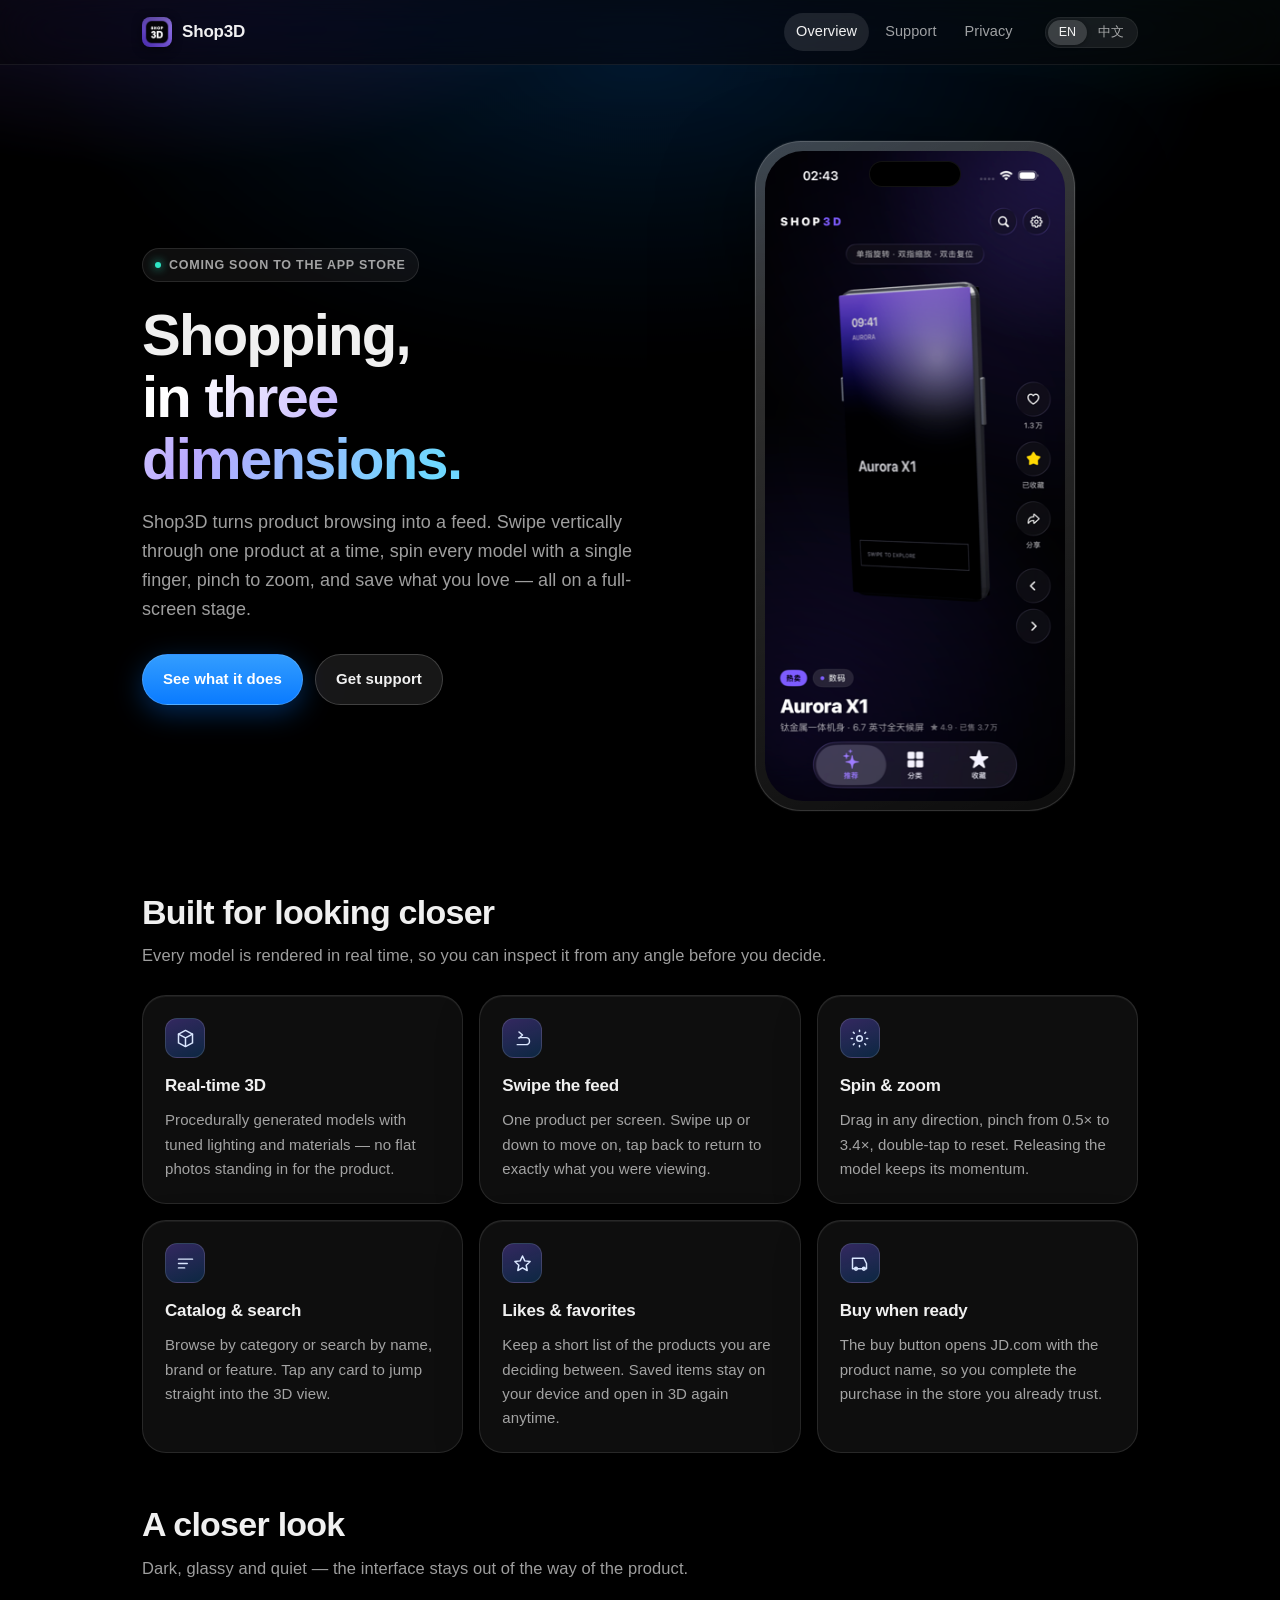
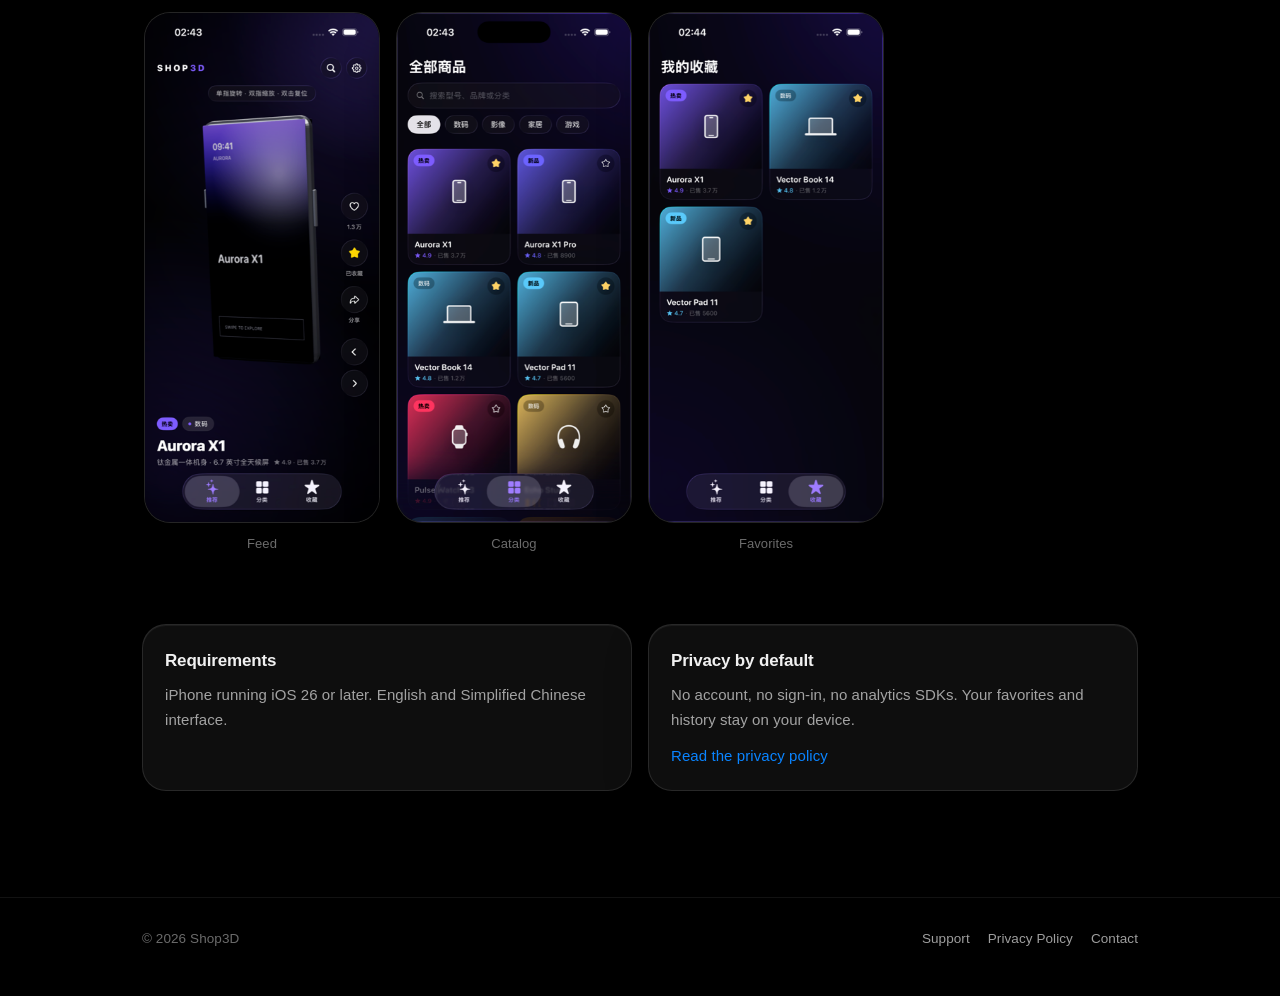
<file: index.html>
<!DOCTYPE html>
<html lang="en">
<head>
<meta charset="utf-8">
<meta name="viewport" content="width=device-width, initial-scale=1, viewport-fit=cover">
<title>Shop3D — 3D Shopping, One Swipe at a Time</title>
<meta name="description" content="Shop3D is an immersive 3D shopping feed for iPhone. Swipe through products like short videos, spin and zoom every model, and keep your favorites in one place.">
<meta name="theme-color" content="#000000">
<meta property="og:type" content="website">
<meta property="og:title" content="Shop3D — 3D Shopping, One Swipe at a Time">
<meta property="og:description" content="An immersive 3D shopping feed for iPhone. Swipe, spin, zoom, save.">
<meta property="og:image" content="assets/feed.png">
<link rel="icon" href="assets/appicon.png">
<link rel="apple-touch-icon" href="assets/appicon.png">
<link rel="stylesheet" href="assets/style.css">
</head>
<body>

<header class="topbar">
  <div class="topbar-inner">
    <a class="brand" href="index.html">
      <img src="assets/appicon.png" alt="Shop3D app icon">
      <span>Shop3D</span>
    </a>
    <nav class="nav" aria-label="Main">
      <a href="index.html" aria-current="page">
        <span class="en">Overview</span><span class="zh">概览</span>
      </a>
      <a href="support/index.html">
        <span class="en">Support</span><span class="zh">支持</span>
      </a>
      <a href="privacy/index.html">
        <span class="en">Privacy</span><span class="zh">隐私</span>
      </a>
    </nav>
    <div class="segmented" role="group" aria-label="Language">
      <button type="button" data-lang="en" aria-pressed="true">EN</button>
      <button type="button" data-lang="zh" aria-pressed="false">中文</button>
    </div>
  </div>
</header>

<main>
  <div class="wrap">
    <section class="hero">
      <div>
        <span class="eyebrow">
          <span class="dot" aria-hidden="true"></span>
          <span class="en">Coming soon to the App Store</span>
          <span class="zh">即将登陆 App Store</span>
        </span>

        <h1>
          <span class="en">Shopping,<br><span class="grad">in three dimensions.</span></span>
          <span class="zh">把购物<br><span class="grad">搬进三维空间。</span></span>
        </h1>

        <p class="lede en">
          Shop3D turns product browsing into a feed. Swipe vertically through one product at a
          time, spin every model with a single finger, pinch to zoom, and save what you love —
          all on a full-screen stage.
        </p>
        <p class="lede zh">
          Shop3D 把商品浏览变成一条信息流。上下滑动逐个查看商品，单指任意角度旋转模型，双指缩放细节，随手收藏喜欢的东西，全程沉浸在全屏舞台里。
        </p>

        <div class="actions">
          <a class="btn primary" href="#features">
            <span class="en">See what it does</span><span class="zh">看看它能做什么</span>
          </a>
          <a class="btn" href="support/index.html">
            <span class="en">Get support</span><span class="zh">获取支持</span>
          </a>
        </div>
      </div>

      <div class="phone">
        <img src="assets/feed.png" alt="Shop3D feed showing a 3D phone model with glass controls">
      </div>
    </section>
  </div>

  <div class="wrap" id="features">
    <section>
      <div class="section-head">
        <h2>
          <span class="en">Built for looking closer</span>
          <span class="zh">为“看得更细”而设计</span>
        </h2>
        <p>
          <span class="en">Every model is rendered in real time, so you can inspect it from any angle before you decide.</span>
          <span class="zh">所有模型均实时渲染，下单前你可以从任意角度仔细端详。</span>
        </p>
      </div>

      <div class="grid grid-3">
        <article class="card">
          <div class="icon-tile" aria-hidden="true">
            <svg viewBox="0 0 24 24"><path d="M12 2.8 20 7v10l-8 4.2L4 17V7l8-4.2Z"/><path d="M4 7l8 4.2L20 7M12 11.2V21"/></svg>
          </div>
          <h3><span class="en">Real-time 3D</span><span class="zh">实时 3D</span></h3>
          <p>
            <span class="en">Procedurally generated models with tuned lighting and materials — no flat photos standing in for the product.</span>
            <span class="zh">程序化生成的三维模型，配合调校过的灯光与材质，不再用平面照片代替商品。</span>
          </p>
        </article>

        <article class="card">
          <div class="icon-tile" aria-hidden="true">
            <svg viewBox="0 0 24 24"><path d="M8 4.5 12 8l-4 3.5"/><path d="M8 11h8a4 4 0 0 1 0 8H6"/></svg>
          </div>
          <h3><span class="en">Swipe the feed</span><span class="zh">滑动式浏览</span></h3>
          <p>
            <span class="en">One product per screen. Swipe up or down to move on, tap back to return to exactly what you were viewing.</span>
            <span class="zh">一屏一件商品，上下滑动切换；“上一个”会准确回到你刚才看的商品。</span>
          </p>
        </article>

        <article class="card">
          <div class="icon-tile" aria-hidden="true">
            <svg viewBox="0 0 24 24"><circle cx="12" cy="12" r="3.2"/><path d="M20 12h1.4M2.6 12H4M12 4V2.6M12 21.4V20M18 6l1-1M5 19l1-1M18 18l1 1M5 5l1 1"/></svg>
          </div>
          <h3><span class="en">Spin &amp; zoom</span><span class="zh">旋转与缩放</span></h3>
          <p>
            <span class="en">Drag in any direction, pinch from 0.5× to 3.4×, double-tap to reset. Releasing the model keeps its momentum.</span>
            <span class="zh">任意方向拖动，双指 0.5×–3.4× 缩放，双击复位；松手后带惯性继续转动。</span>
          </p>
        </article>

        <article class="card">
          <div class="icon-tile" aria-hidden="true">
            <svg viewBox="0 0 24 24"><path d="M4 7h16M4 12h10M4 17h7"/></svg>
          </div>
          <h3><span class="en">Catalog &amp; search</span><span class="zh">全部商品与搜索</span></h3>
          <p>
            <span class="en">Browse by category or search by name, brand or feature. Tap any card to jump straight into the 3D view.</span>
            <span class="zh">按分类浏览，或按名称、品牌、卖点搜索；点卡片直接进入 3D 查看。</span>
          </p>
        </article>

        <article class="card">
          <div class="icon-tile" aria-hidden="true">
            <svg viewBox="0 0 24 24"><path d="m12 3.4 2.6 5.6 6.1.8-4.5 4.2 1.2 6-5.4-3-5.4 3 1.2-6L3.3 9.8l6.1-.8L12 3.4Z"/></svg>
          </div>
          <h3><span class="en">Likes &amp; favorites</span><span class="zh">点赞与收藏</span></h3>
          <p>
            <span class="en">Keep a short list of the products you are deciding between. Saved items stay on your device and open in 3D again anytime.</span>
            <span class="zh">把还在纠结的商品收进一份清单。收藏保存在本机，随时点开重新看 3D。</span>
          </p>
        </article>

        <article class="card">
          <div class="icon-tile" aria-hidden="true">
            <svg viewBox="0 0 24 24"><path d="M4 6h13l3 6v6H4V6Z"/><circle cx="8" cy="18" r="1.6"/><circle cx="17" cy="18" r="1.6"/></svg>
          </div>
          <h3><span class="en">Buy when ready</span><span class="zh">看好了再买</span></h3>
          <p>
            <span class="en">The buy button opens JD.com with the product name, so you complete the purchase in the store you already trust.</span>
            <span class="zh">购买按钮会带着商品名称跳转京东，在你熟悉的平台完成下单。</span>
          </p>
        </article>
      </div>
    </section>
  </div>

  <div class="wrap">
    <section>
      <div class="section-head">
        <h2>
          <span class="en">A closer look</span>
          <span class="zh">看一眼界面</span>
        </h2>
        <p>
          <span class="en">Dark, glassy and quiet — the interface stays out of the way of the product.</span>
          <span class="zh">暗色、玻璃质感、克制安静 —— 界面把自己让给商品本身。</span>
        </p>
      </div>

      <div class="shots">
        <figure>
          <img src="assets/feed.png" alt="Product feed with 3D model">
          <figcaption><span class="en">Feed</span><span class="zh">推荐流</span></figcaption>
        </figure>
        <figure>
          <img src="assets/catalog.png" alt="Catalog grid of products">
          <figcaption><span class="en">Catalog</span><span class="zh">全部商品</span></figcaption>
        </figure>
        <figure>
          <img src="assets/favorites.png" alt="Favorites grid">
          <figcaption><span class="en">Favorites</span><span class="zh">我的收藏</span></figcaption>
        </figure>
      </div>
    </section>
  </div>

  <div class="wrap">
    <section>
      <div class="grid grid-2">
        <div class="card">
          <h3><span class="en">Requirements</span><span class="zh">运行要求</span></h3>
          <p>
            <span class="en">iPhone running iOS 26 or later. English and Simplified Chinese interface.</span>
            <span class="zh">需要运行 iOS 26 或更高版本的 iPhone，界面支持英文与简体中文。</span>
          </p>
        </div>
        <div class="card">
          <h3><span class="en">Privacy by default</span><span class="zh">默认保护隐私</span></h3>
          <p>
            <span class="en">No account, no sign-in, no analytics SDKs. Your favorites and history stay on your device.</span>
            <span class="zh">无需账号与登录，也没有统计 SDK。收藏与浏览记录只保存在你的设备上。</span>
          </p>
          <p style="margin-top:12px">
            <a href="privacy/index.html"><span class="en">Read the privacy policy</span><span class="zh">查看隐私政策</span></a>
          </p>
        </div>
      </div>
    </section>
  </div>
</main>

<footer class="footer">
  <div class="footer-inner">
    <span>© 2026 Shop3D</span>
    <div class="footer-links">
      <a href="support/index.html"><span class="en">Support</span><span class="zh">技术支持</span></a>
      <a href="privacy/index.html"><span class="en">Privacy Policy</span><span class="zh">隐私政策</span></a>
      <a href="mailto:361512234@qq.com"><span class="en">Contact</span><span class="zh">联系我们</span></a>
    </div>
  </div>
</footer>

<script src="assets/app.js"></script>
</body>
</html>
</file>
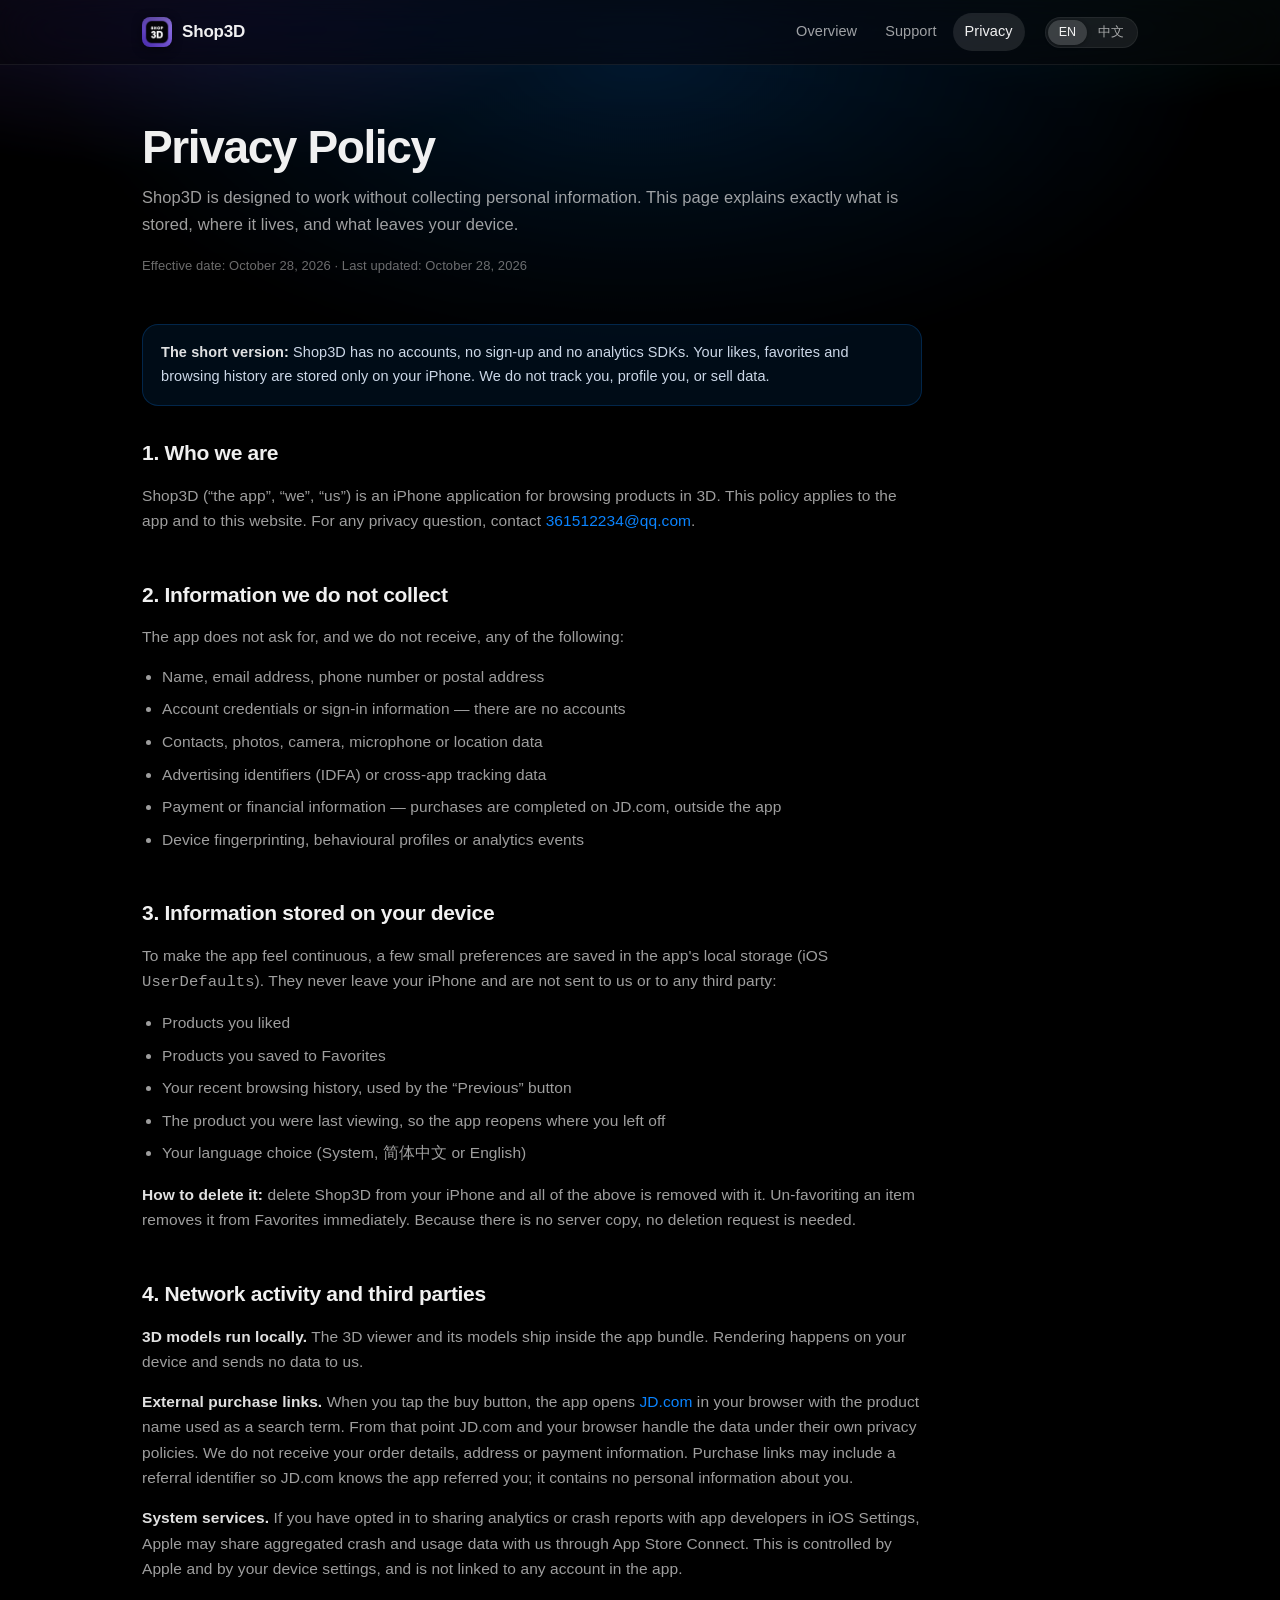
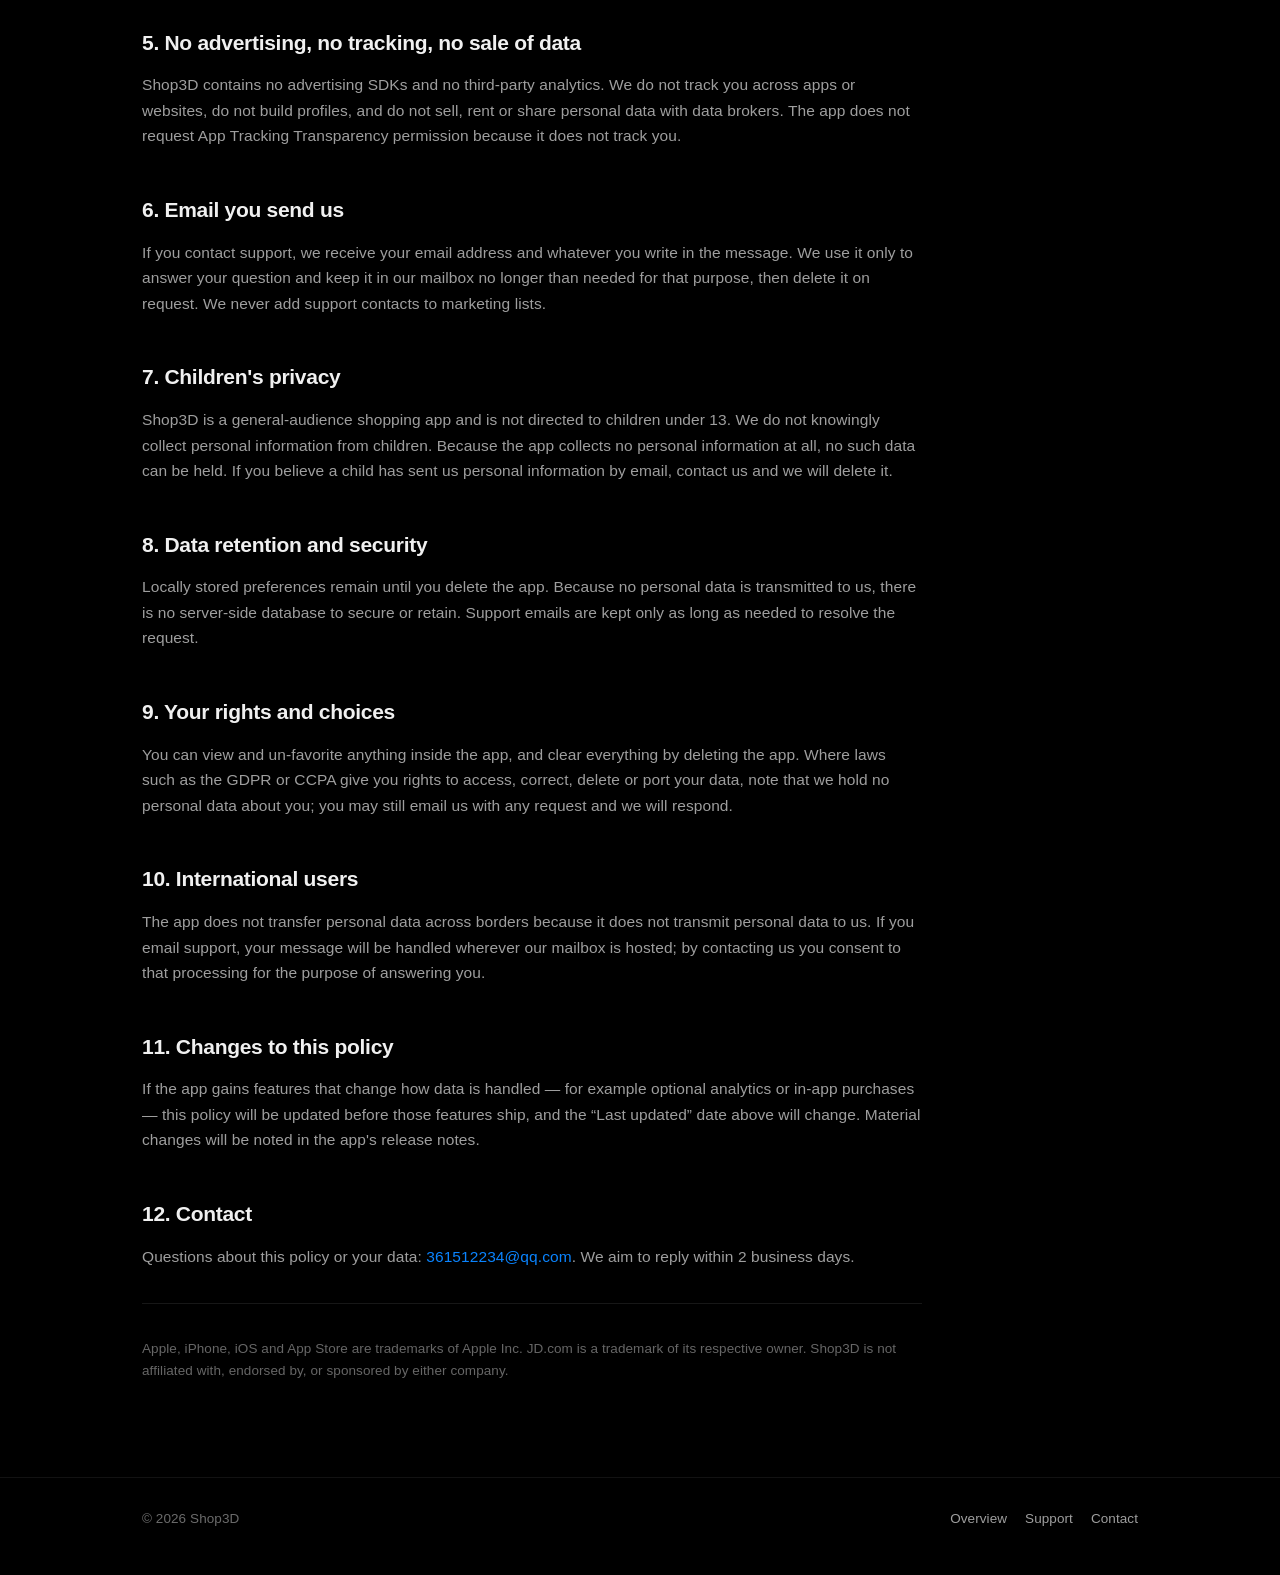
<file: privacy/index.html>
<!DOCTYPE html>
<html lang="en">
<head>
<meta charset="utf-8">
<meta name="viewport" content="width=device-width, initial-scale=1, viewport-fit=cover">
<base href="../">
<title>Privacy Policy — Shop3D</title>
<meta name="description" content="Privacy policy for Shop3D: no account, no analytics, no tracking. Favorites and history stay on your iPhone.">
<meta name="theme-color" content="#000000">
<meta property="og:type" content="website">
<meta property="og:title" content="Privacy Policy — Shop3D">
<meta property="og:description" content="Shop3D collects no personal data. Your favorites and history stay on your device.">
<link rel="icon" href="assets/appicon.png">
<link rel="apple-touch-icon" href="assets/appicon.png">
<link rel="stylesheet" href="assets/style.css">
</head>
<body>

<header class="topbar">
  <div class="topbar-inner">
    <a class="brand" href="index.html">
      <img src="assets/appicon.png" alt="Shop3D app icon">
      <span>Shop3D</span>
    </a>
    <nav class="nav" aria-label="Main">
      <a href="index.html">
        <span class="en">Overview</span><span class="zh">概览</span>
      </a>
      <a href="support/index.html">
        <span class="en">Support</span><span class="zh">支持</span>
      </a>
      <a href="privacy/index.html" aria-current="page">
        <span class="en">Privacy</span><span class="zh">隐私</span>
      </a>
    </nav>
    <div class="segmented" role="group" aria-label="Language">
      <button type="button" data-lang="en" aria-pressed="true">EN</button>
      <button type="button" data-lang="zh" aria-pressed="false">中文</button>
    </div>
  </div>
</header>

<main>
  <div class="wrap">
    <div class="page-head">
      <h1><span class="en">Privacy Policy</span><span class="zh">隐私政策</span></h1>
      <p class="en">Shop3D is designed to work without collecting personal information. This page
        explains exactly what is stored, where it lives, and what leaves your device.</p>
      <p class="zh">Shop3D 的设计原则是不收集个人信息。本页说明应用到底保存了什么、存放在哪里，以及有哪些内容会离开你的设备。</p>
      <div class="meta">
        <span class="en">Effective date: October 28, 2026 · Last updated: October 28, 2026</span>
        <span class="zh">生效日期：2026 年 10 月 28 日 · 最后更新：2026 年 10 月 28 日</span>
      </div>
    </div>

    <div class="prose">
      <div class="note">
        <p class="en"><strong>The short version:</strong> Shop3D has no accounts, no sign-up and no
          analytics SDKs. Your likes, favorites and browsing history are stored only on your iPhone.
          We do not track you, profile you, or sell data.</p>
        <p class="zh"><strong>一句话总结：</strong>Shop3D 没有账号、无需注册，也不含统计分析 SDK。
          你的点赞、收藏与浏览记录只保存在 iPhone 本地。我们不会对你进行追踪、画像或出售数据。</p>
      </div>

      <h2><span class="en">1. Who we are</span><span class="zh">一、我们是谁</span></h2>
      <p class="en">Shop3D (“the app”, “we”, “us”) is an iPhone application for browsing products in
        3D. This policy applies to the app and to this website. For any privacy question, contact
        <a href="mailto:361512234@qq.com">361512234@qq.com</a>.</p>
      <p class="zh">Shop3D（以下简称“本应用”“我们”）是一款在 iPhone 上以三维方式浏览商品的应用。
        本政策适用于本应用及本网站。任何隐私相关问题，请联系
        <a href="mailto:361512234@qq.com">361512234@qq.com</a>。</p>

      <h2><span class="en">2. Information we do not collect</span><span class="zh">二、我们不收集的信息</span></h2>
      <p class="en">The app does not ask for, and we do not receive, any of the following:</p>
      <p class="zh">本应用不会索取，我们也不会获得以下任何信息：</p>
      <ul class="en">
        <li>Name, email address, phone number or postal address</li>
        <li>Account credentials or sign-in information — there are no accounts</li>
        <li>Contacts, photos, camera, microphone or location data</li>
        <li>Advertising identifiers (IDFA) or cross-app tracking data</li>
        <li>Payment or financial information — purchases are completed on JD.com, outside the app</li>
        <li>Device fingerprinting, behavioural profiles or analytics events</li>
      </ul>
      <ul class="zh">
        <li>姓名、邮箱、电话或邮寄地址</li>
        <li>账号或登录信息 —— 本应用没有账号体系</li>
        <li>通讯录、照片、相机、麦克风或位置数据</li>
        <li>广告标识符（IDFA）或跨应用追踪数据</li>
        <li>支付或财务信息 —— 交易在应用之外的京东平台完成</li>
        <li>设备指纹、行为画像或统计埋点</li>
      </ul>

      <h2><span class="en">3. Information stored on your device</span><span class="zh">三、保存在你设备上的信息</span></h2>
      <p class="en">To make the app feel continuous, a few small preferences are saved in the app's
        local storage (iOS <code>UserDefaults</code>). They never leave your iPhone and are not sent to
        us or to any third party:</p>
      <p class="zh">为了让应用保持连贯的体验，少量偏好设置会保存在应用的本地存储（iOS <code>UserDefaults</code>）中。
        这些数据不会离开你的 iPhone，也不会发送给我们或任何第三方：</p>
      <ul class="en">
        <li>Products you liked</li>
        <li>Products you saved to Favorites</li>
        <li>Your recent browsing history, used by the “Previous” button</li>
        <li>The product you were last viewing, so the app reopens where you left off</li>
        <li>Your language choice (System, 简体中文 or English)</li>
      </ul>
      <ul class="zh">
        <li>你点过赞的商品</li>
        <li>你收藏的商品</li>
        <li>最近的浏览历史，用于“上一个”按钮</li>
        <li>你最后浏览的商品，便于下次打开时恢复</li>
        <li>你的语言选择（跟随系统 / 简体中文 / English）</li>
      </ul>
      <p class="en"><strong>How to delete it:</strong> delete Shop3D from your iPhone and all of the above
        is removed with it. Un-favoriting an item removes it from Favorites immediately. Because there is
        no server copy, no deletion request is needed.</p>
      <p class="zh"><strong>如何删除：</strong>从 iPhone 上删除 Shop3D，上述数据会一并清除；取消收藏会立即从“收藏”中移除。
        由于服务器上没有副本，无需另行提交删除请求。</p>

      <h2><span class="en">4. Network activity and third parties</span><span class="zh">四、网络访问与第三方</span></h2>
      <p class="en"><strong>3D models run locally.</strong> The 3D viewer and its models ship inside the
        app bundle. Rendering happens on your device and sends no data to us.</p>
      <p class="zh"><strong>3D 模型在本地运行。</strong>3D 查看器与模型文件随应用一起打包，渲染完全在设备上完成，不会向我们发送数据。</p>
      <p class="en"><strong>External purchase links.</strong> When you tap the buy button, the app opens
        <a href="https://search.jd.com/" rel="noopener" target="_blank">JD.com</a> in your browser with the
        product name used as a search term. From that point JD.com and your browser handle the data under
        their own privacy policies. We do not receive your order details, address or payment information.
        Purchase links may include a referral identifier so JD.com knows the app referred you; it contains
        no personal information about you.</p>
      <p class="zh"><strong>外部购买链接。</strong>点击购买按钮时，应用会以商品名称作为搜索词，在浏览器中打开
        <a href="https://search.jd.com/" rel="noopener" target="_blank">京东</a>。此后数据由京东与你的浏览器按其各自隐私政策处理。
        我们不会获得你的订单详情、收货地址或支付信息。购买链接可能包含推广标识，以便京东识别来自本应用的访问，其中不含你的个人信息。</p>
      <p class="en"><strong>System services.</strong> If you have opted in to sharing analytics or crash
        reports with app developers in iOS Settings, Apple may share aggregated crash and usage data with us
        through App Store Connect. This is controlled by Apple and by your device settings, and is not
        linked to any account in the app.</p>
      <p class="zh"><strong>系统服务。</strong>如果你在 iOS 设置中选择了与应用开发者共享分析或崩溃信息，Apple 可能会通过
        App Store Connect 向我们提供聚合后的崩溃与使用数据。该机制由 Apple 与你的设备设置控制，且不与应用内的任何账号关联。</p>

      <h2><span class="en">5. No advertising, no tracking, no sale of data</span><span class="zh">五、无广告、无追踪、不出售数据</span></h2>
      <p class="en">Shop3D contains no advertising SDKs and no third-party analytics. We do not track you
        across apps or websites, do not build profiles, and do not sell, rent or share personal data with
        data brokers. The app does not request App Tracking Transparency permission because it does not track you.</p>
      <p class="zh">Shop3D 不含广告 SDK，也不含第三方统计工具。我们不会跨应用或跨网站追踪你，不建立用户画像，
        也不会向数据中间商出售、出租或共享个人信息。本应用不会申请“App 跟踪透明度”权限，因为它并不追踪你。</p>

      <h2><span class="en">6. Email you send us</span><span class="zh">六、你发给我们的邮件</span></h2>
      <p class="en">If you contact support, we receive your email address and whatever you write in the
        message. We use it only to answer your question and keep it in our mailbox no longer than needed
        for that purpose, then delete it on request. We never add support contacts to marketing lists.</p>
      <p class="zh">如果你联系技术支持，我们会收到你的邮箱地址和邮件内容。这些信息仅用于回复你的问题，
        并在处理完毕后尽快删除（也可随时要求我们删除）。我们不会把支持邮箱加入任何营销名单。</p>

      <h2><span class="en">7. Children's privacy</span><span class="zh">七、儿童隐私</span></h2>
      <p class="en">Shop3D is a general-audience shopping app and is not directed to children under 13.
        We do not knowingly collect personal information from children. Because the app collects no
        personal information at all, no such data can be held. If you believe a child has sent us personal
        information by email, contact us and we will delete it.</p>
      <p class="zh">Shop3D 是面向大众的购物类应用，并非面向 13 岁以下儿童。我们不会有意收集儿童的个人信息；
        由于本应用本身不收集任何个人信息，也就不存在此类数据。如果你认为有儿童通过邮件向我们提供了个人信息，
        请联系我们，我们会予以删除。</p>

      <h2><span class="en">8. Data retention and security</span><span class="zh">八、数据保留与安全</span></h2>
      <p class="en">Locally stored preferences remain until you delete the app. Because no personal data is
        transmitted to us, there is no server-side database to secure or retain. Support emails are kept only
        as long as needed to resolve the request.</p>
      <p class="zh">本地偏好数据会一直保存在设备上，直到你删除应用。由于没有个人信息传输给我们，服务器上不存在需要保存或保护的数据库。
        支持邮件仅在解决问题所需的时间内保留。</p>

      <h2><span class="en">9. Your rights and choices</span><span class="zh">九、你的权利与选择</span></h2>
      <p class="en">You can view and un-favorite anything inside the app, and clear everything by deleting
        the app. Where laws such as the GDPR or CCPA give you rights to access, correct, delete or port your
        data, note that we hold no personal data about you; you may still email us with any request and we
        will respond.</p>
      <p class="zh">你可以在应用内查看并取消任意收藏，删除应用即可清除全部数据。若 GDPR、CCPA 等法律赋予你访问、更正、删除或转移数据的权利，
        请注意我们并不持有你的个人信息；如仍有请求，可发邮件给我们，我们会予以答复。</p>

      <h2><span class="en">10. International users</span><span class="zh">十、跨国使用</span></h2>
      <p class="en">The app does not transfer personal data across borders because it does not transmit
        personal data to us. If you email support, your message will be handled wherever our mailbox is
        hosted; by contacting us you consent to that processing for the purpose of answering you.</p>
      <p class="zh">由于本应用不会向我们传输个人信息，因此不存在个人数据的跨境传输。若你发送支持邮件，
        邮件将在我们邮箱服务所在地区处理；你联系我们即表示同意为答复你而进行该处理。</p>

      <h2><span class="en">11. Changes to this policy</span><span class="zh">十一、政策变更</span></h2>
      <p class="en">If the app gains features that change how data is handled — for example optional
        analytics or in-app purchases — this policy will be updated before those features ship, and the
        “Last updated” date above will change. Material changes will be noted in the app's release notes.</p>
      <p class="zh">如果应用新增会影响数据处理方式的功能——例如可选统计或应用内购买——我们会在这些功能上线前更新本政策，
        并修改上方的“最后更新”日期。重要变更也会在应用更新说明中注明。</p>

      <h2><span class="en">12. Contact</span><span class="zh">十二、联系我们</span></h2>
      <p class="en">Questions about this policy or your data:
        <a href="mailto:361512234@qq.com?subject=Shop3D%20Privacy">361512234@qq.com</a>.
        We aim to reply within 2 business days.</p>
      <p class="zh">关于本政策或你的数据，请联系
        <a href="mailto:361512234@qq.com?subject=Shop3D%20Privacy">361512234@qq.com</a>，
        我们通常会在 2 个工作日内回复。</p>

      <hr>
      <p class="en" style="font-size:13.5px;color:rgba(255,255,255,0.4)">
        Apple, iPhone, iOS and App Store are trademarks of Apple Inc. JD.com is a trademark of its
        respective owner. Shop3D is not affiliated with, endorsed by, or sponsored by either company.
      </p>
      <p class="zh" style="font-size:13.5px;color:rgba(255,255,255,0.4)">
        Apple、iPhone、iOS 与 App Store 是 Apple Inc. 的商标，京东是其权利人的商标。
        Shop3D 与上述公司无隶属、认可或赞助关系。
      </p>
    </div>
  </div>
</main>

<footer class="footer">
  <div class="footer-inner">
    <span>© 2026 Shop3D</span>
    <div class="footer-links">
      <a href="index.html"><span class="en">Overview</span><span class="zh">概览</span></a>
      <a href="support/index.html"><span class="en">Support</span><span class="zh">技术支持</span></a>
      <a href="mailto:361512234@qq.com"><span class="en">Contact</span><span class="zh">联系我们</span></a>
    </div>
  </div>
</footer>

<script src="assets/app.js"></script>
</body>
</html>
</file>
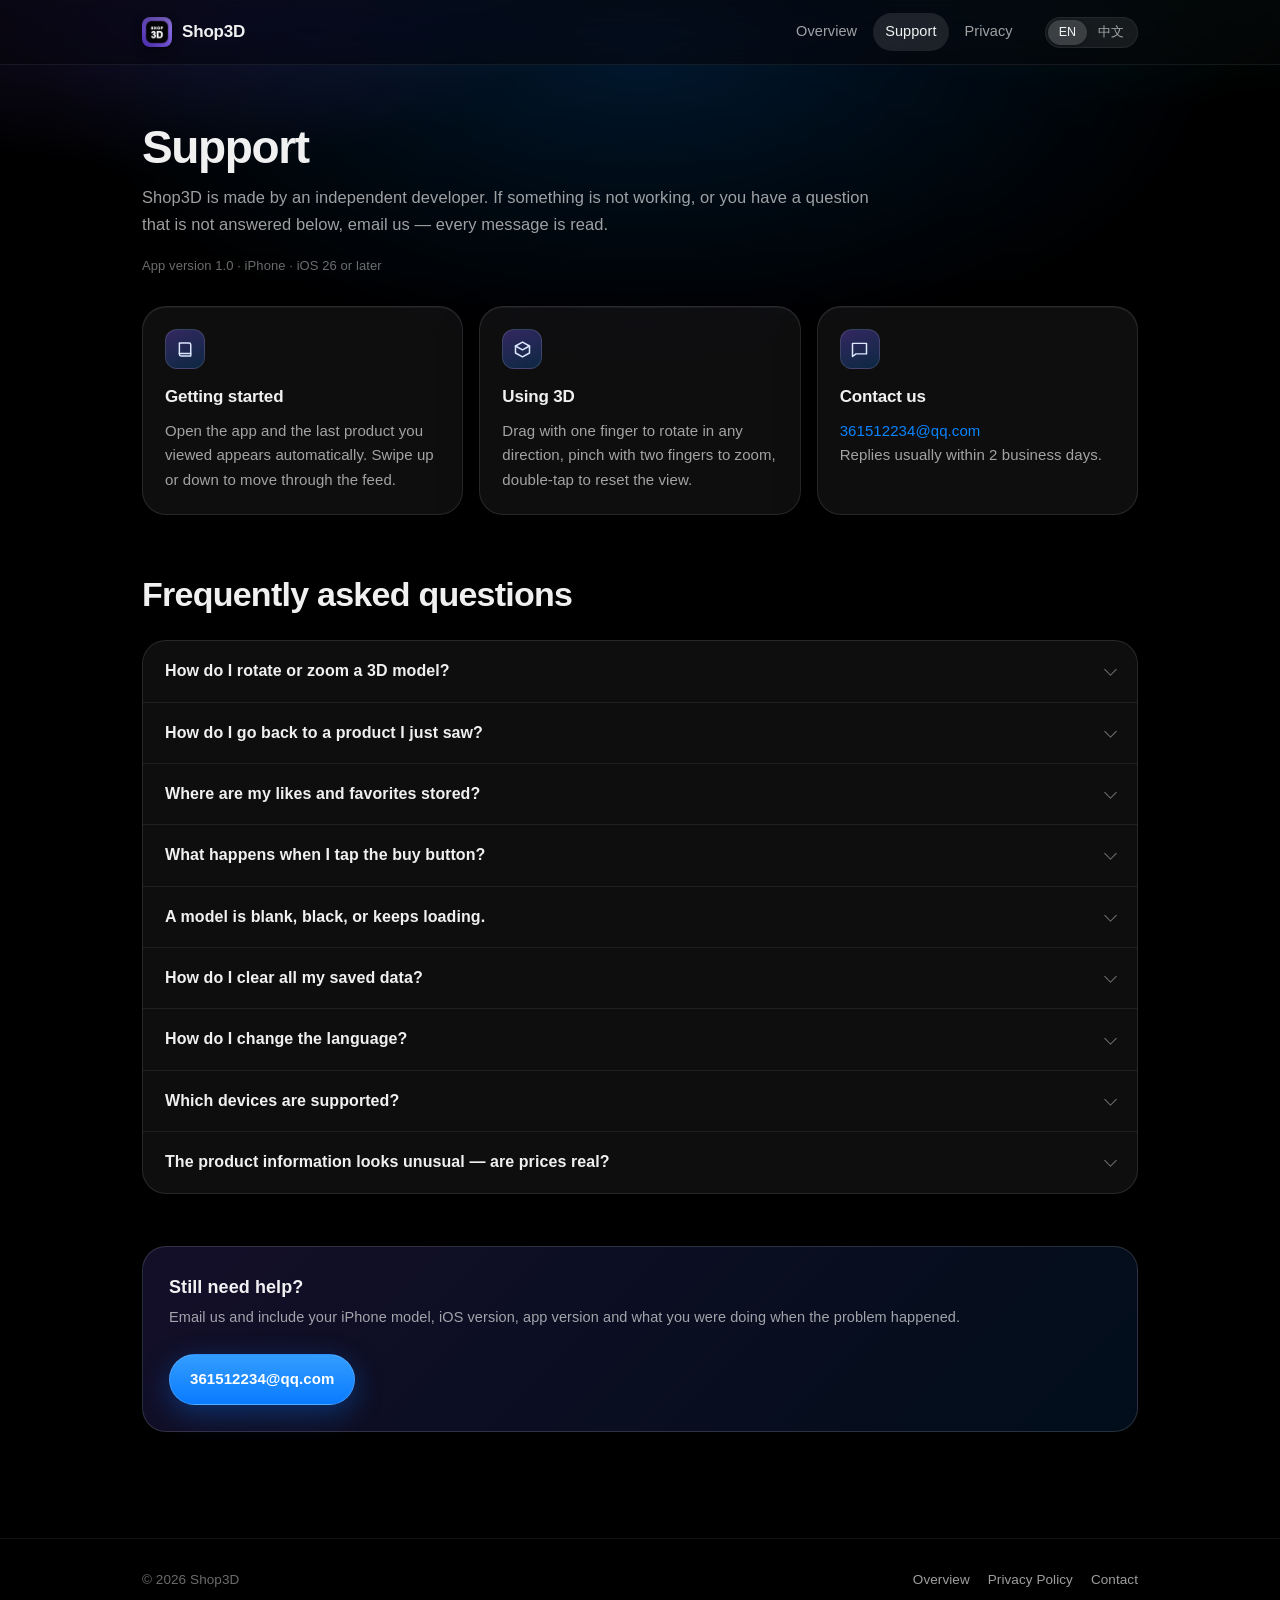
<file: support/index.html>
<!DOCTYPE html>
<html lang="en">
<head>
<meta charset="utf-8">
<meta name="viewport" content="width=device-width, initial-scale=1, viewport-fit=cover">
<base href="../">
<title>Support — Shop3D</title>
<meta name="description" content="Help and frequently asked questions for Shop3D, the 3D shopping feed for iPhone. Contact the developer directly.">
<meta name="theme-color" content="#000000">
<meta property="og:type" content="website">
<meta property="og:title" content="Support — Shop3D">
<meta property="og:description" content="Help and frequently asked questions for Shop3D.">
<link rel="icon" href="assets/appicon.png">
<link rel="apple-touch-icon" href="assets/appicon.png">
<link rel="stylesheet" href="assets/style.css">
</head>
<body>

<header class="topbar">
  <div class="topbar-inner">
    <a class="brand" href="index.html">
      <img src="assets/appicon.png" alt="Shop3D app icon">
      <span>Shop3D</span>
    </a>
    <nav class="nav" aria-label="Main">
      <a href="index.html">
        <span class="en">Overview</span><span class="zh">概览</span>
      </a>
      <a href="support/index.html" aria-current="page">
        <span class="en">Support</span><span class="zh">支持</span>
      </a>
      <a href="privacy/index.html">
        <span class="en">Privacy</span><span class="zh">隐私</span>
      </a>
    </nav>
    <div class="segmented" role="group" aria-label="Language">
      <button type="button" data-lang="en" aria-pressed="true">EN</button>
      <button type="button" data-lang="zh" aria-pressed="false">中文</button>
    </div>
  </div>
</header>

<main>
  <div class="wrap">
    <div class="page-head">
      <h1><span class="en">Support</span><span class="zh">技术支持</span></h1>
      <p class="en">Shop3D is made by an independent developer. If something is not working, or you
        have a question that is not answered below, email us — every message is read.</p>
      <p class="zh">Shop3D 由独立开发者制作。如果遇到问题，或下面没有回答你的疑问，请直接发邮件给我们，每一封都会看。</p>
      <div class="meta">
        <span class="en">App version 1.0 · iPhone · iOS 26 or later</span>
        <span class="zh">应用版本 1.0 · iPhone · 需 iOS 26 或更高版本</span>
      </div>
    </div>

    <div class="grid grid-3">
      <div class="card">
        <div class="icon-tile" aria-hidden="true">
          <svg viewBox="0 0 24 24"><path d="M5 4.5h11a2 2 0 0 1 2 2v13H7a2 2 0 0 1-2-2v-13Z"/><path d="M5 16.5h13"/></svg>
        </div>
        <h3><span class="en">Getting started</span><span class="zh">快速上手</span></h3>
        <p>
          <span class="en">Open the app and the last product you viewed appears automatically. Swipe up or down to move through the feed.</span>
          <span class="zh">打开应用会自动回到你上次浏览的商品。上下滑动即可切换商品。</span>
        </p>
      </div>
      <div class="card">
        <div class="icon-tile" aria-hidden="true">
          <svg viewBox="0 0 24 24"><path d="M12 3.5 20 8v8l-8 4.5L4 16V8l8-4.5Z"/><path d="M4 8l8 4.5L20 8"/></svg>
        </div>
        <h3><span class="en">Using 3D</span><span class="zh">使用 3D 模型</span></h3>
        <p>
          <span class="en">Drag with one finger to rotate in any direction, pinch with two fingers to zoom, double-tap to reset the view.</span>
          <span class="zh">单指拖动可从任意方向旋转，双指捏合缩放，双击恢复初始视角。</span>
        </p>
      </div>
      <div class="card">
        <div class="icon-tile" aria-hidden="true">
          <svg viewBox="0 0 24 24"><path d="M4 5h16v12H8l-4 3V5Z"/></svg>
        </div>
        <h3><span class="en">Contact us</span><span class="zh">联系开发者</span></h3>
        <p>
          <a href="mailto:361512234@qq.com">361512234@qq.com</a><br>
          <span class="en">Replies usually within 2 business days.</span>
          <span class="zh">通常在 2 个工作日内回复。</span>
        </p>
      </div>
    </div>

    <section>
      <div class="section-head" style="margin-top:34px">
        <h2><span class="en">Frequently asked questions</span><span class="zh">常见问题</span></h2>
      </div>

      <div class="faq">
        <details>
          <summary>
            <span class="en">How do I rotate or zoom a 3D model?</span>
            <span class="zh">怎么旋转或缩放 3D 模型？</span>
          </summary>
          <div class="answer">
            <p class="en">Drag with one finger — up, down, sideways or diagonally — to turn the model. Use two fingers to pinch between 0.5× and 3.4×. Double-tap anywhere on the model to return to the original view. If you let go while moving, the model keeps a little momentum.</p>
            <p class="zh">单指拖动即可转动模型，上下左右以及斜向都可以。双指捏合可在 0.5×–3.4× 之间缩放。在模型上双击可恢复初始视角；松手时模型会带一点惯性继续转动。</p>
          </div>
        </details>

        <details>
          <summary>
            <span class="en">How do I go back to a product I just saw?</span>
            <span class="zh">怎么回到刚刚看过的商品？</span>
          </summary>
          <div class="answer">
            <p class="en">Tap the left-facing arrow under the share button. Shop3D keeps a browsing history, so “Previous” returns to the product you actually viewed, not just the one before it in the catalog. The right-facing arrow opens a new product.</p>
            <p class="zh">点分享按钮下方的左箭头。应用会记录浏览历史，所以“上一个”返回的是你真正看过的那件商品，而不是列表里的前一件；右箭头则是打开一件新的商品。</p>
          </div>
        </details>

        <details>
          <summary>
            <span class="en">Where are my likes and favorites stored?</span>
            <span class="zh">点赞和收藏保存在哪里？</span>
          </summary>
          <div class="answer">
            <p class="en">On your device only. Shop3D has no account system and does not upload your liked products, favorites or browsing history anywhere. They are kept in the app's local storage and survive restarts, but are removed if you delete the app.</p>
            <p class="zh">只保存在你的设备上。Shop3D 没有账号体系，不会把点赞、收藏或浏览记录上传到任何服务器。这些数据存放在应用的本地存储中，重启后仍在；删除应用后会一并清除。</p>
          </div>
        </details>

        <details>
          <summary>
            <span class="en">What happens when I tap the buy button?</span>
            <span class="zh">点击购买按钮会发生什么？</span>
          </summary>
          <div class="answer">
            <p class="en">Shop3D does not sell products or process payments. The buy button opens JD.com in your browser with the product name already searched, and the purchase is completed with JD.com under their terms and privacy policy.</p>
            <p class="zh">Shop3D 不直接售卖商品，也不处理支付。购买按钮会用商品名称打开京东的搜索页，交易在京东完成，适用京东的条款与隐私政策。</p>
          </div>
        </details>

        <details>
          <summary>
            <span class="en">A model is blank, black, or keeps loading.</span>
            <span class="zh">模型显示空白、全黑或一直加载。</span>
          </summary>
          <div class="answer">
            <p class="en">Models are rendered on the device with WebGL, so a slow or interrupted load can leave the canvas blank. Try these in order:</p>
            <ul class="en">
              <li>Swipe to another product and come back.</li>
              <li>Force-quit the app (swipe up from the bottom, then swipe the app away) and reopen it.</li>
              <li>Restart the iPhone.</li>
            </ul>
            <p class="en">If one specific product fails every time, please email us the product name — that helps us fix it.</p>
            <p class="zh">模型是在设备上用 WebGL 实时渲染的，加载被中断时画面可能为空白。可以按顺序尝试：</p>
            <ul class="zh">
              <li>滑到别的商品再滑回来。</li>
              <li>上滑关闭应用后重新打开。</li>
              <li>重启 iPhone。</li>
            </ul>
            <p class="zh">如果某个商品每次都加载失败，请把商品名称发邮件告诉我们，方便我们定位修复。</p>
          </div>
        </details>

        <details>
          <summary>
            <span class="en">How do I clear all my saved data?</span>
            <span class="zh">怎么清除所有本地数据？</span>
          </summary>
          <div class="answer">
            <p class="en">Deleting Shop3D from your iPhone removes all locally stored likes, favorites and browsing history. There is no server-side copy to delete. You can also un-favorite items one by one in the Favorites tab.</p>
            <p class="zh">从 iPhone 上删除 Shop3D 会一并清除所有本地点赞、收藏和浏览记录，服务器上没有副本需要删除。你也可以在“收藏”页逐条取消收藏。</p>
          </div>
        </details>

        <details>
          <summary>
            <span class="en">How do I change the language?</span>
            <span class="zh">怎么切换界面语言？</span>
          </summary>
          <div class="answer">
            <p class="en">Open Settings inside the app and choose System, 简体中文 or English. “System” follows your iPhone language and falls back to English for non-Chinese devices.</p>
            <p class="zh">在应用内打开“设置”，可以选择“跟随系统”“简体中文”或“English”。“跟随系统”会使用 iPhone 的语言，非中文系统默认显示英文。</p>
          </div>
        </details>

        <details>
          <summary>
            <span class="en">Which devices are supported?</span>
            <span class="zh">支持哪些设备？</span>
          </summary>
          <div class="answer">
            <p class="en">Shop3D requires an iPhone running iOS 26 or later. It is built for phones and does not include an iPad layout yet.</p>
            <p class="zh">Shop3D 需要运行 iOS 26 或更高版本的 iPhone。目前针对手机设计，尚未提供 iPad 布局。</p>
          </div>
        </details>

        <details>
          <summary>
            <span class="en">The product information looks unusual — are prices real?</span>
            <span class="zh">商品信息看起来不太常规，价格是真实的吗？</span>
          </summary>
          <div class="answer">
            <p class="en">The catalog is a curated demo set used to show the 3D experience, and product data may be illustrative. Prices, availability and specifications shown inside the app are for reference only — the listing on JD.com is what applies to any purchase.</p>
            <p class="zh">应用内的商品库是为了展示 3D 体验而整理的示例集合，商品数据可能仅作示意。应用内显示的价格、库存与参数仅供参考，实际购买以京东页面上的信息为准。</p>
          </div>
        </details>
      </div>
    </section>

    <section>
      <div class="contact">
        <div>
          <h3><span class="en">Still need help?</span><span class="zh">还是没解决？</span></h3>
          <p>
            <span class="en">Email us and include your iPhone model, iOS version, app version and what you were doing when the problem happened.</span>
            <span class="zh">发邮件时请附上你的 iPhone 机型、iOS 版本、应用版本，以及出问题时你正在进行的操作。</span>
          </p>
        </div>
        <a class="btn primary" href="mailto:361512234@qq.com?subject=Shop3D%20Support">361512234@qq.com</a>
      </div>
    </section>
  </div>
</main>

<footer class="footer">
  <div class="footer-inner">
    <span>© 2026 Shop3D</span>
    <div class="footer-links">
      <a href="index.html"><span class="en">Overview</span><span class="zh">概览</span></a>
      <a href="privacy/index.html"><span class="en">Privacy Policy</span><span class="zh">隐私政策</span></a>
      <a href="mailto:361512234@qq.com"><span class="en">Contact</span><span class="zh">联系我们</span></a>
    </div>
  </div>
</footer>

<script src="assets/app.js"></script>
</body>
</html>
</file>
<file: assets/style.css>
/* Shop3D 官网样式：暗色 iOS 风格，原生玻璃质感 */

:root {
  --bg: #000000;
  --surface: rgba(255, 255, 255, 0.055);
  --surface-strong: rgba(255, 255, 255, 0.09);
  --stroke: rgba(255, 255, 255, 0.11);
  --stroke-strong: rgba(255, 255, 255, 0.18);
  --text: rgba(255, 255, 255, 0.94);
  --text-2: rgba(255, 255, 255, 0.62);
  --text-3: rgba(255, 255, 255, 0.42);
  --accent: #0a84ff;
  --violet: #7c5cff;
  --teal: #2ee6c5;
  --radius: 24px;
  --radius-sm: 16px;
  --maxw: 1040px;
  --ease: cubic-bezier(0.32, 0.72, 0, 1);
}

*,
*::before,
*::after {
  box-sizing: border-box;
}

html {
  -webkit-text-size-adjust: 100%;
  scroll-behavior: smooth;
}

body {
  margin: 0;
  background: var(--bg);
  color: var(--text);
  font-family: -apple-system, BlinkMacSystemFont, "SF Pro Text", "SF Pro Display",
    "Helvetica Neue", "PingFang SC", "Hiragino Sans GB", Arial, sans-serif;
  font-size: 16px;
  line-height: 1.65;
  letter-spacing: 0.005em;
  -webkit-font-smoothing: antialiased;
  min-height: 100vh;
  overflow-x: hidden;
}

/* 极光背景 */
body::before {
  content: "";
  position: fixed;
  inset: -20% -10% auto -10%;
  height: 120vh;
  z-index: -1;
  pointer-events: none;
  background:
    radial-gradient(46% 38% at 18% 6%, rgba(124, 92, 255, 0.30), transparent 70%),
    radial-gradient(42% 34% at 84% 2%, rgba(46, 230, 197, 0.16), transparent 72%),
    radial-gradient(52% 40% at 50% 22%, rgba(10, 132, 255, 0.20), transparent 74%);
  filter: blur(6px);
}

body::after {
  content: "";
  position: fixed;
  inset: 0;
  z-index: -1;
  pointer-events: none;
  background: linear-gradient(180deg, transparent 0%, rgba(0, 0, 0, 0.55) 46%, #000 82%);
}

a {
  color: var(--accent);
  text-decoration: none;
}

a:hover {
  text-decoration: underline;
  text-underline-offset: 3px;
}

img {
  max-width: 100%;
  display: block;
}

/* ---------- 语言切换 ---------- */
.zh {
  display: none;
}

html[lang="zh"] .en {
  display: none;
}

html[lang="zh"] .zh {
  display: revert;
}

/* ---------- 顶部导航 ---------- */
.topbar {
  position: sticky;
  top: 0;
  z-index: 50;
  background: rgba(6, 6, 8, 0.62);
  -webkit-backdrop-filter: blur(28px) saturate(180%);
  backdrop-filter: blur(28px) saturate(180%);
  border-bottom: 1px solid rgba(255, 255, 255, 0.07);
}

.topbar-inner {
  max-width: var(--maxw);
  margin: 0 auto;
  padding: 0 22px;
  height: 64px;
  display: flex;
  align-items: center;
  gap: 20px;
}

.brand {
  display: flex;
  align-items: center;
  gap: 10px;
  color: var(--text);
  font-weight: 600;
  font-size: 17px;
  letter-spacing: -0.01em;
  flex-shrink: 0;
}

.brand:hover {
  text-decoration: none;
}

.brand img {
  width: 30px;
  height: 30px;
  border-radius: 8px;
  box-shadow: 0 2px 10px rgba(0, 0, 0, 0.5);
}

.nav {
  display: flex;
  align-items: center;
  gap: 4px;
  margin-left: auto;
}

.nav a {
  color: var(--text-2);
  font-size: 14.5px;
  padding: 7px 12px;
  border-radius: 999px;
  transition: color 0.2s var(--ease), background 0.2s var(--ease);
  white-space: nowrap;
}

.nav a:hover {
  color: var(--text);
  background: rgba(255, 255, 255, 0.07);
  text-decoration: none;
}

.nav a[aria-current="page"] {
  color: var(--text);
  background: rgba(255, 255, 255, 0.1);
}

/* 分段控件风格的语言切换 */
.segmented {
  display: flex;
  padding: 2px;
  border-radius: 999px;
  background: rgba(255, 255, 255, 0.08);
  border: 1px solid rgba(255, 255, 255, 0.06);
  flex-shrink: 0;
}

.segmented button {
  appearance: none;
  border: 0;
  background: transparent;
  color: var(--text-2);
  font: inherit;
  font-size: 12.5px;
  font-weight: 500;
  padding: 5px 11px;
  border-radius: 999px;
  cursor: pointer;
  transition: all 0.22s var(--ease);
  line-height: 1.2;
}

.segmented button[aria-pressed="true"] {
  background: rgba(255, 255, 255, 0.16);
  color: var(--text);
  box-shadow: 0 1px 4px rgba(0, 0, 0, 0.35);
}

/* ---------- 布局 ---------- */
.wrap {
  max-width: var(--maxw);
  margin: 0 auto;
  padding: 0 22px;
}

main {
  padding-bottom: 40px;
}

/* ---------- 首屏 ---------- */
.hero {
  padding: 76px 0 56px;
  display: grid;
  grid-template-columns: minmax(0, 1.05fr) minmax(0, 0.95fr);
  gap: 56px;
  align-items: center;
}

.eyebrow {
  display: inline-flex;
  align-items: center;
  gap: 8px;
  font-size: 12.5px;
  font-weight: 600;
  letter-spacing: 0.06em;
  text-transform: uppercase;
  color: var(--text-2);
  padding: 6px 12px;
  border-radius: 999px;
  background: var(--surface);
  border: 1px solid var(--stroke);
  margin-bottom: 22px;
}

.dot {
  width: 6px;
  height: 6px;
  border-radius: 50%;
  background: var(--teal);
  box-shadow: 0 0 10px var(--teal);
}

h1 {
  font-size: clamp(38px, 5.2vw, 58px);
  line-height: 1.07;
  letter-spacing: -0.03em;
  font-weight: 700;
  margin: 0 0 18px;
}

.grad {
  background: linear-gradient(120deg, #ffffff 10%, #b9a8ff 48%, #6fd8ff 92%);
  -webkit-background-clip: text;
  background-clip: text;
  -webkit-text-fill-color: transparent;
}

.lede {
  font-size: 18px;
  line-height: 1.6;
  color: var(--text-2);
  margin: 0 0 30px;
  max-width: 30em;
}

.actions {
  display: flex;
  flex-wrap: wrap;
  gap: 12px;
  align-items: center;
}

.btn {
  display: inline-flex;
  align-items: center;
  gap: 8px;
  font: inherit;
  font-size: 15px;
  font-weight: 590;
  padding: 12px 20px;
  border-radius: 999px;
  border: 1px solid var(--stroke-strong);
  background: var(--surface-strong);
  color: var(--text);
  cursor: pointer;
  transition: transform 0.25s var(--ease), background 0.25s var(--ease),
    border-color 0.25s var(--ease);
  -webkit-backdrop-filter: blur(20px) saturate(160%);
  backdrop-filter: blur(20px) saturate(160%);
}

.btn:hover {
  text-decoration: none;
  transform: translateY(-1px);
  background: rgba(255, 255, 255, 0.14);
  border-color: rgba(255, 255, 255, 0.28);
}

.btn.primary {
  background: linear-gradient(180deg, #339dff, #0a7bff);
  border-color: rgba(255, 255, 255, 0.16);
  color: #fff;
  box-shadow: 0 8px 28px rgba(10, 120, 255, 0.34);
}

.btn.primary:hover {
  background: linear-gradient(180deg, #4aa8ff, #1a86ff);
}

.btn[aria-disabled="true"] {
  cursor: default;
  color: var(--text-2);
}

/* 手机外观 */
.phone {
  position: relative;
  justify-self: center;
  width: min(320px, 100%);
  border-radius: 46px;
  padding: 10px;
  background: linear-gradient(160deg, rgba(255, 255, 255, 0.24), rgba(255, 255, 255, 0.05));
  box-shadow: 0 40px 90px rgba(0, 0, 0, 0.72), 0 0 0 1px rgba(255, 255, 255, 0.06),
    inset 0 0 0 1px rgba(255, 255, 255, 0.14);
}

.phone::before {
  content: "";
  position: absolute;
  top: 20px;
  left: 50%;
  transform: translateX(-50%);
  width: 92px;
  height: 26px;
  background: #000;
  border-radius: 999px;
  z-index: 2;
  box-shadow: inset 0 0 0 1px rgba(255, 255, 255, 0.07);
}

.phone img {
  border-radius: 38px;
  aspect-ratio: 9 / 19.5;
  object-fit: cover;
  object-position: top center;
}

/* ---------- 通用区块 ---------- */
section {
  padding: 26px 0;
}

.section-head {
  margin: 0 0 26px;
  max-width: 44em;
}

.section-head h2 {
  font-size: clamp(26px, 3.4vw, 34px);
  line-height: 1.15;
  letter-spacing: -0.022em;
  font-weight: 700;
  margin: 0 0 10px;
}

.section-head p {
  margin: 0;
  color: var(--text-2);
  font-size: 16.5px;
}

.grid {
  display: grid;
  gap: 16px;
}

.grid-3 {
  grid-template-columns: repeat(3, minmax(0, 1fr));
}

.grid-2 {
  grid-template-columns: repeat(2, minmax(0, 1fr));
}

.card {
  padding: 22px;
  border-radius: var(--radius);
  background: var(--surface);
  border: 1px solid var(--stroke);
  -webkit-backdrop-filter: blur(26px) saturate(170%);
  backdrop-filter: blur(26px) saturate(170%);
  box-shadow: 0 1px 0 rgba(255, 255, 255, 0.06) inset, 0 18px 40px rgba(0, 0, 0, 0.34);
}

.card h3 {
  font-size: 17px;
  font-weight: 620;
  letter-spacing: -0.01em;
  margin: 0 0 8px;
}

.card p {
  margin: 0;
  color: var(--text-2);
  font-size: 15px;
  line-height: 1.62;
}

.icon-tile {
  width: 40px;
  height: 40px;
  border-radius: 12px;
  display: grid;
  place-items: center;
  margin-bottom: 14px;
  background: linear-gradient(160deg, rgba(124, 92, 255, 0.34), rgba(10, 132, 255, 0.22));
  border: 1px solid rgba(255, 255, 255, 0.13);
  color: #dbe7ff;
}

.icon-tile svg {
  width: 21px;
  height: 21px;
  stroke: currentColor;
  fill: none;
  stroke-width: 1.7;
  stroke-linecap: round;
  stroke-linejoin: round;
}

/* 截图横向滚动 */
.shots {
  display: flex;
  gap: 16px;
  overflow-x: auto;
  padding: 4px 2px 18px;
  scroll-snap-type: x mandatory;
  -webkit-overflow-scrolling: touch;
  scrollbar-width: none;
}

.shots::-webkit-scrollbar {
  display: none;
}

.shots figure {
  margin: 0;
  flex: 0 0 auto;
  width: 236px;
  scroll-snap-align: start;
}

.shots img {
  border-radius: 26px;
  border: 1px solid var(--stroke);
  box-shadow: 0 22px 44px rgba(0, 0, 0, 0.5);
  background: rgba(255, 255, 255, 0.04);
}

.shots figcaption {
  margin-top: 10px;
  font-size: 13px;
  color: var(--text-3);
  text-align: center;
}

/* ---------- 内容页（支持 / 隐私） ---------- */
.page-head {
  padding: 58px 0 30px;
}

.page-head h1 {
  font-size: clamp(32px, 4.4vw, 46px);
  margin-bottom: 12px;
}

.page-head p {
  color: var(--text-2);
  margin: 0;
  max-width: 46em;
  font-size: 16.5px;
}

.meta {
  margin-top: 16px;
  font-size: 13px;
  color: var(--text-3);
}

.prose {
  max-width: 780px;
}

.prose h2 {
  font-size: 21px;
  font-weight: 650;
  letter-spacing: -0.014em;
  margin: 40px 0 12px;
  padding-top: 4px;
}

.prose h2:first-of-type {
  margin-top: 8px;
}

.prose h3 {
  font-size: 16.5px;
  font-weight: 600;
  margin: 24px 0 8px;
  color: rgba(255, 255, 255, 0.86);
}

.prose p,
.prose li {
  color: var(--text-2);
  font-size: 15.5px;
}

.prose p {
  margin: 0 0 14px;
}

.prose ul {
  margin: 0 0 16px;
  padding-left: 20px;
}

.prose li {
  margin-bottom: 7px;
}

.prose strong {
  color: rgba(255, 255, 255, 0.88);
  font-weight: 600;
}

.prose hr {
  border: 0;
  height: 1px;
  background: rgba(255, 255, 255, 0.09);
  margin: 34px 0;
}

.note {
  padding: 16px 18px;
  border-radius: var(--radius-sm);
  background: rgba(10, 132, 255, 0.09);
  border: 1px solid rgba(10, 132, 255, 0.22);
  color: rgba(226, 238, 255, 0.9);
  font-size: 14.5px;
  margin: 18px 0 26px;
}

.note p {
  margin: 0;
  color: inherit;
  font-size: inherit;
}

/* FAQ */
.faq {
  margin-top: 10px;
  border-radius: var(--radius);
  overflow: hidden;
  border: 1px solid var(--stroke);
  background: var(--surface);
  -webkit-backdrop-filter: blur(24px) saturate(170%);
  backdrop-filter: blur(24px) saturate(170%);
}

.faq details {
  border-bottom: 1px solid rgba(255, 255, 255, 0.075);
}

.faq details:last-child {
  border-bottom: 0;
}

.faq summary {
  cursor: pointer;
  list-style: none;
  padding: 17px 22px;
  font-size: 16px;
  font-weight: 560;
  display: flex;
  align-items: center;
  justify-content: space-between;
  gap: 16px;
  transition: background 0.2s var(--ease);
}

.faq summary::-webkit-details-marker {
  display: none;
}

.faq summary:hover {
  background: rgba(255, 255, 255, 0.045);
}

.faq summary::after {
  content: "";
  width: 9px;
  height: 9px;
  flex-shrink: 0;
  border-right: 1.8px solid var(--text-3);
  border-bottom: 1.8px solid var(--text-3);
  transform: rotate(45deg);
  transition: transform 0.28s var(--ease);
  margin-top: -3px;
}

.faq details[open] summary::after {
  transform: rotate(225deg);
  margin-top: 3px;
}

.faq .answer {
  padding: 0 22px 20px;
  color: var(--text-2);
  font-size: 15px;
}

.faq .answer p {
  margin: 0 0 10px;
}

.faq .answer ul {
  margin: 0;
  padding-left: 20px;
}

.faq .answer li {
  margin-bottom: 6px;
}

/* 联系卡片 */
.contact {
  display: flex;
  align-items: center;
  justify-content: space-between;
  gap: 24px;
  flex-wrap: wrap;
  padding: 26px;
  border-radius: var(--radius);
  background: linear-gradient(135deg, rgba(124, 92, 255, 0.16), rgba(10, 132, 255, 0.1));
  border: 1px solid rgba(255, 255, 255, 0.14);
  -webkit-backdrop-filter: blur(26px) saturate(170%);
  backdrop-filter: blur(26px) saturate(170%);
}

.contact h3 {
  margin: 0 0 4px;
  font-size: 18px;
  font-weight: 620;
}

.contact p {
  margin: 0;
  color: var(--text-2);
  font-size: 14.5px;
}

/* ---------- 页脚 ---------- */
.footer {
  margin-top: 40px;
  border-top: 1px solid rgba(255, 255, 255, 0.07);
  padding: 30px 0 46px;
}

.footer-inner {
  max-width: var(--maxw);
  margin: 0 auto;
  padding: 0 22px;
  display: flex;
  gap: 18px;
  flex-wrap: wrap;
  align-items: center;
  justify-content: space-between;
  color: var(--text-3);
  font-size: 13.5px;
}

.footer-links {
  display: flex;
  gap: 18px;
  flex-wrap: wrap;
}

.footer a {
  color: var(--text-2);
}

/* ---------- 响应式 ---------- */
@media (max-width: 860px) {
  .hero {
    grid-template-columns: 1fr;
    gap: 40px;
    padding: 48px 0 36px;
  }

  .phone {
    width: min(280px, 78%);
  }

  .grid-3,
  .grid-2 {
    grid-template-columns: 1fr;
  }

  .nav .opt {
    display: none;
  }
}

@media (max-width: 560px) {
  .topbar-inner {
    height: 58px;
    gap: 12px;
    padding: 0 16px;
  }

  .wrap {
    padding: 0 16px;
  }

  .brand span {
    font-size: 16px;
  }

  .lede {
    font-size: 16.5px;
  }

  .page-head {
    padding: 40px 0 24px;
  }

  .faq summary,
  .faq .answer {
    padding-left: 17px;
    padding-right: 17px;
  }

  .card {
    padding: 19px;
  }
}

@media (prefers-reduced-motion: reduce) {
  html {
    scroll-behavior: auto;
  }

  * {
    transition: none !important;
  }
}
</file>
